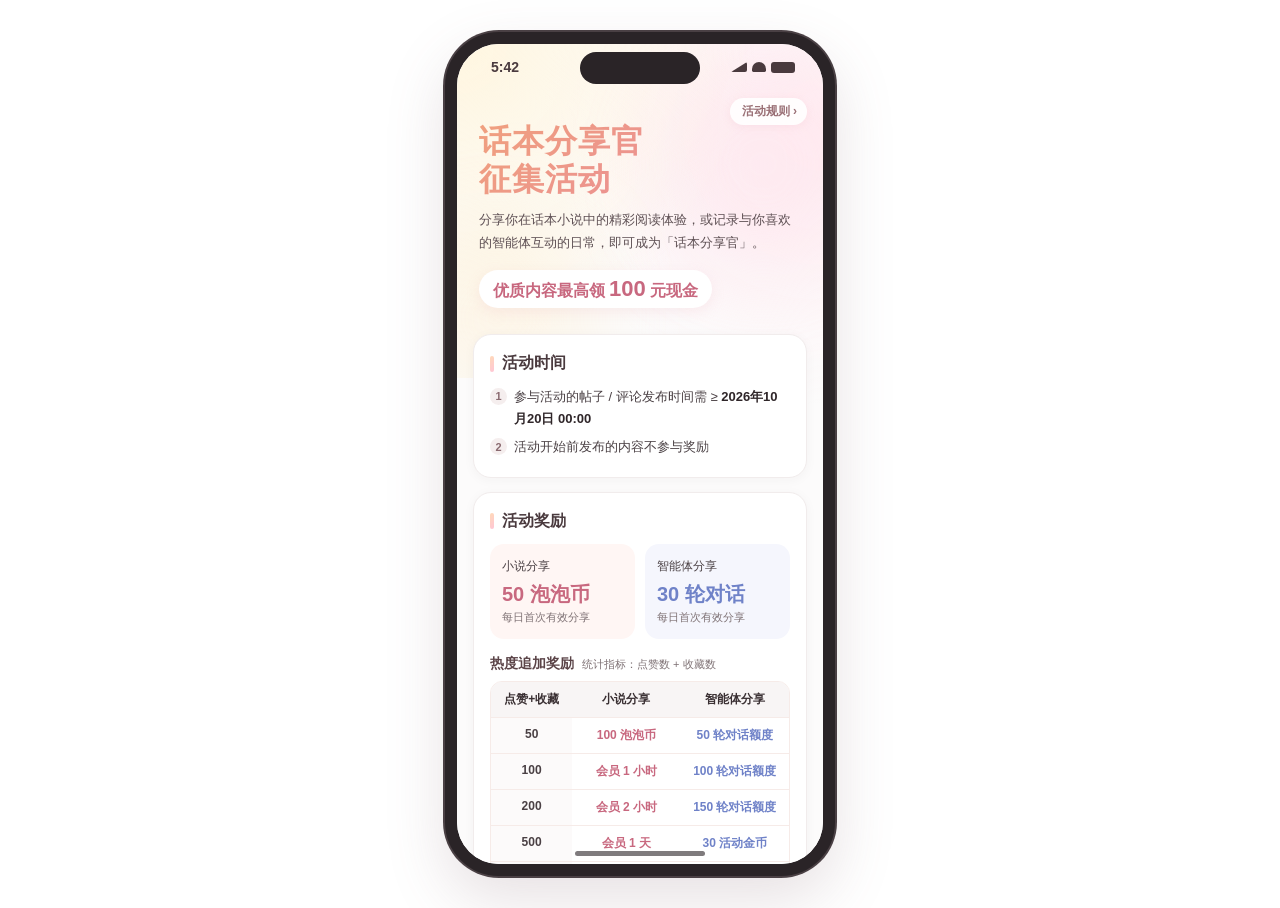
<file: index.html>
﻿<!DOCTYPE html>
<html lang="zh-CN">
<head>
  <meta charset="UTF-8" />
  <meta name="viewport" content="width=device-width, initial-scale=1, maximum-scale=1, viewport-fit=cover" />
  <meta http-equiv="Cache-Control" content="no-cache, no-store, must-revalidate" />
  <meta http-equiv="Pragma" content="no-cache" />
  <meta http-equiv="Expires" content="0" />
  <title>话本分享官征集活动</title>
  <link rel="stylesheet" href="style.css?v=20261022a" />
</head>
<body>
  <div class="stage">
    <div class="phone">
      <div class="phone-notch"></div>
      <div class="status-bar">
        <span id="clock">9:41</span>
        <span class="status-icons">
          <i class="sig"></i><i class="wifi"></i><i class="batt"></i>
        </span>
      </div>
      <div class="screen" id="screen">
        <main id="app"></main>
      </div>
      <div class="home-indicator"></div>
      <div class="toast" id="toast"></div>
      <div class="viewer" id="viewer"><img alt="" /></div>
    </div>
  </div>
  <script src="store.js?v=20261022a"></script>
  <script src="app.js?v=20261022a"></script>
</body>
</html>
</file>
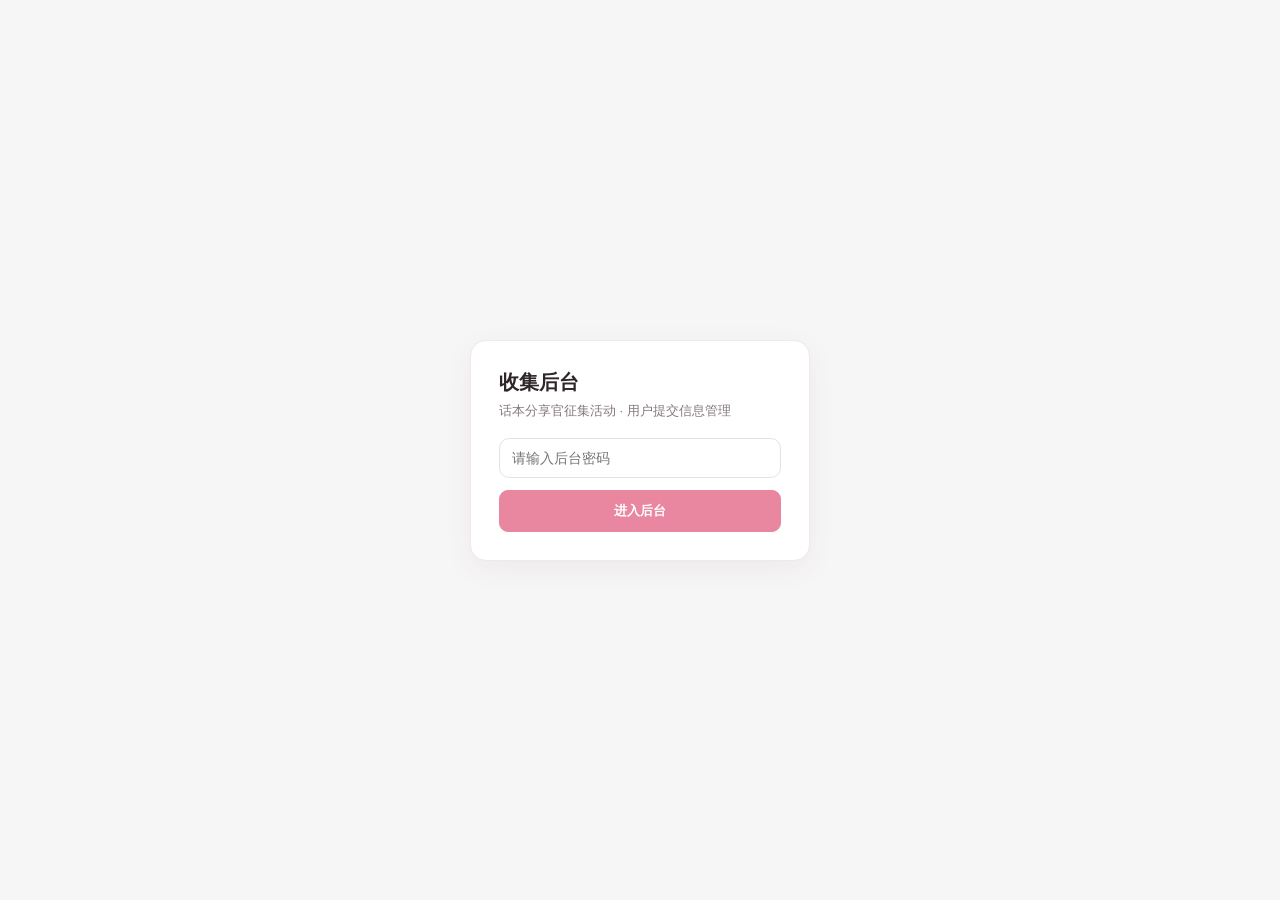
<file: admin.html>
﻿<!DOCTYPE html>
<html lang="zh-CN">
<head>
  <meta charset="UTF-8" />
  <meta name="viewport" content="width=device-width, initial-scale=1" />
  <meta http-equiv="Cache-Control" content="no-cache, no-store, must-revalidate" />
  <meta http-equiv="Pragma" content="no-cache" />
  <meta http-equiv="Expires" content="0" />
  <title>话本分享官 · 收集后台</title>
  <style>
    * { box-sizing: border-box; margin: 0; padding: 0; }
    body {
      font-family: -apple-system, BlinkMacSystemFont, "PingFang SC", "Microsoft YaHei", sans-serif;
      background: #f7f6f6; color: #2f2629; font-size: 14px;
    }
    button, input, select { font: inherit; color: inherit; }
    button { cursor: pointer; border: none; background: none; }
    .hidden { display: none !important; }

    /* 登录 */
    .login { min-height: 100vh; display: flex; align-items: center; justify-content: center; }
    .login-box {
      width: 340px; background: #fff; border-radius: 16px; padding: 28px;
      border: 1px solid #efe9e9; box-shadow: 0 8px 30px rgba(60, 40, 45, .06);
    }
    .login-box h1 { font-size: 20px; margin-bottom: 6px; }
    .login-box p { font-size: 13px; color: #85787b; margin-bottom: 18px; }
    .login-box input {
      width: 100%; padding: 11px 12px; border-radius: 10px; border: 1px solid #e8e1e1; outline: none; margin-bottom: 12px;
    }
    .login-box input:focus { border-color: #e8879f; }

    .btn {
      display: inline-flex; align-items: center; justify-content: center; gap: 4px;
      padding: 8px 14px; border-radius: 9px; font-size: 13px; font-weight: 600;
      background: #fff; border: 1px solid #e8e1e1; color: #4a4044; white-space: nowrap;
    }
    .btn:hover { border-color: #d9cfcf; }
    .btn.pri { background: #e8879f; border-color: #e8879f; color: #fff; }
    .btn.pri:hover { background: #dc7690; }
    .btn.block { width: 100%; padding: 11px; }
    .btn.danger { color: #c0504d; }
    .btn.sm { padding: 4px 9px; font-size: 12px; border-radius: 7px; }
    .btn.ok { color: #2f8a52; border-color: #cfe8d8; background: #f2faf5; }
    .btn.no { color: #b9534f; border-color: #f0d6d5; background: #fdf5f5; }

    /* 布局 */
    header {
      position: sticky; top: 0; z-index: 10; background: #fff; border-bottom: 1px solid #efe9e9;
      display: flex; align-items: center; gap: 12px; padding: 14px 28px;
    }
    header h1 { font-size: 18px; }
    header .tag { font-size: 12px; color: #a85a6e; background: #fff1f4; padding: 2px 8px; border-radius: 6px; }
    header .sp { flex: 1; }
    main { padding: 22px 28px 40px; max-width: 1480px; margin: 0 auto; }

    .stats { display: grid; grid-template-columns: repeat(6, 1fr); gap: 12px; margin-bottom: 18px; }
    .stat { background: #fff; border: 1px solid #efe9e9; border-radius: 12px; padding: 14px 16px; }
    .stat span { font-size: 12px; color: #85787b; }
    .stat b { display: block; font-size: 24px; margin-top: 4px; }
    .stat.ing b { color: #c2802e; }
    .stat.ok b { color: #2f8a52; }
    .stat.reject b { color: #b9534f; }

    .filters {
      display: flex; flex-wrap: wrap; align-items: center; gap: 10px;
      background: #fff; border: 1px solid #efe9e9; border-radius: 12px; padding: 12px 14px; margin-bottom: 12px;
    }
    .filters label { font-size: 12px; color: #85787b; display: flex; align-items: center; gap: 6px; }
    .filters select, .filters input {
      padding: 7px 10px; border-radius: 8px; border: 1px solid #e8e1e1; background: #fff; outline: none; font-size: 13px;
    }
    .filters input { width: 220px; }
    .filters .count { margin-left: auto; font-size: 12px; color: #85787b; }

    .table-wrap { background: #fff; border: 1px solid #efe9e9; border-radius: 12px; overflow: auto; }
    table { width: 100%; border-collapse: collapse; min-width: 1280px; }
    th, td { padding: 11px 12px; text-align: left; border-bottom: 1px solid #f3eeee; vertical-align: top; font-size: 13px; }
    th { background: #faf8f8; font-size: 12px; color: #6e5f63; font-weight: 700; white-space: nowrap; position: sticky; top: 0; }
    tr:last-child td { border-bottom: none; }
    tr:hover td { background: #fdfcfc; }
    td.num { text-align: right; font-variant-numeric: tabular-nums; white-space: nowrap; }
    .act-name { font-weight: 700; white-space: nowrap; }
    .kind { display: inline-block; margin-top: 3px; font-size: 11px; padding: 1px 6px; border-radius: 4px; background: #f5f1f1; color: #6e5f63; }
    .post-mode {
      display: inline-block; font-size: 12px; font-weight: 700; padding: 3px 9px; border-radius: 6px; white-space: nowrap;
    }
    .post-mode.first { background: #eef8f1; color: #2f8a52; }
    .post-mode.upd { background: #fff4e8; color: #c2802e; }
    .post-mode.cmt { background: #f0f3ff; color: #6f82c8; }
    .type { font-size: 12px; font-weight: 700; padding: 2px 8px; border-radius: 6px; white-space: nowrap; }
    .type.book { background: #fff1ee; color: #c8687f; }
    .type.agent { background: #f0f3ff; color: #6f82c8; }
    .link { max-width: 220px; overflow: hidden; text-overflow: ellipsis; white-space: nowrap; }
    .link a { color: #4a6fb5; text-decoration: none; }
    .link a:hover { text-decoration: underline; }
    .code { font-family: Consolas, monospace; font-weight: 700; letter-spacing: 1px; }
    .shots { display: flex; gap: 4px; }
    .shots img { width: 40px; height: 40px; object-fit: cover; border-radius: 6px; border: 1px solid #eee; cursor: zoom-in; }
    .st { font-size: 12px; font-weight: 700; padding: 2px 8px; border-radius: 10px; white-space: nowrap; }
    .st.ing { background: #fff6e8; color: #c2802e; }
    .st.ok { background: #eef8f1; color: #2f8a52; }
    .st.reject { background: #fbf1f1; color: #b9534f; }
    .reason { font-size: 11px; color: #b9534f; margin-top: 4px; max-width: 140px; }
    .rw { font-size: 12px; line-height: 1.7; white-space: nowrap; }
    .rw .got { color: #2f8a52; }
    .rw .wait { color: #a0938f; }
    .ops { display: flex; flex-wrap: wrap; gap: 4px; max-width: 150px; }
    .muted { color: #a0938f; }
    .empty { padding: 50px 0; text-align: center; color: #85787b; font-size: 13px; line-height: 1.9; }

    .viewer {
      position: fixed; inset: 0; z-index: 50; background: rgba(20, 14, 16, .85);
      display: none; align-items: center; justify-content: center; padding: 30px; cursor: zoom-out;
    }
    .viewer.show { display: flex; }
    .viewer img { max-width: 100%; max-height: 100%; border-radius: 8px; }
    .toast {
      position: fixed; left: 50%; top: 80px; transform: translateX(-50%); z-index: 60;
      background: rgba(47, 38, 41, .9); color: #fff; padding: 9px 16px; border-radius: 10px; font-size: 13px;
      opacity: 0; pointer-events: none; transition: opacity .2s;
    }
    .toast.show { opacity: 1; }
    @media (max-width: 900px) {
      .stats { grid-template-columns: repeat(3, 1fr); }
      header, main { padding-left: 14px; padding-right: 14px; }
    }
  </style>
</head>
<body>
  <div class="login" id="login">
    <form class="login-box" id="loginForm">
      <h1>收集后台</h1>
      <p>话本分享官征集活动 · 用户提交信息管理</p>
      <input type="password" id="pass" placeholder="请输入后台密码" autocomplete="current-password" />
      <button class="btn pri block" type="submit">进入后台</button>
    </form>
  </div>

  <div id="panel" class="hidden">
    <header>
      <h1>话本分享官 · 收集后台</h1>
      <span class="tag">用户提交信息</span>
      <span class="sp"></span>
      <button class="btn" id="seed">生成测试数据</button>
      <button class="btn" id="unseed">清除测试数据</button>
      <button class="btn" id="refresh">刷新</button>
      <button class="btn" id="export">导出 CSV</button>
      <a class="btn" href="index.html" target="_blank">打开活动页</a>
      <button class="btn danger" id="clear">清空数据</button>
      <button class="btn" id="logout">退出</button>
    </header>
    <main>
      <div class="stats" id="stats"></div>
      <div class="filters">
        <label>活动
          <select id="fAct">
            <option value="">全部</option>
            <option value="act1">官方素材分享</option>
            <option value="act2">原创内容分享</option>
            <option value="act3">评论区分享</option>
          </select>
        </label>
        <label>宣传内容
          <select id="fType">
            <option value="">全部</option>
            <option value="book">书籍</option>
            <option value="agent">智能体</option>
          </select>
        </label>
        <label>首发 / 更新
          <select id="fKind">
            <option value="">全部</option>
            <option value="首次提交">首发</option>
            <option value="数据更新">更新</option>
            <option value="评论分享">评论分享</option>
          </select>
        </label>
        <label>审核状态
          <select id="fStatus">
            <option value="">全部</option>
            <option value="ing">审核中</option>
            <option value="ok">审核通过</option>
            <option value="reject">未通过</option>
          </select>
        </label>
        <label>提交时间
          <select id="fSort">
            <option value="desc">倒序（新→旧）</option>
            <option value="asc">正序（旧→新）</option>
          </select>
        </label>
        <input id="fKey" placeholder="搜索帖子链接 / 分享码" />
        <span class="count" id="count"></span>
      </div>
      <div class="table-wrap">
        <table>
          <thead>
            <tr>
              <th>提交时间</th><th>首发 / 更新</th><th>活动</th><th>宣传内容</th><th>平台</th><th>帖子链接</th>
              <th>分享码</th><th style="text-align:right">浏览量</th><th style="text-align:right">点赞</th><th style="text-align:right">收藏</th><th style="text-align:right">点赞+收藏</th>
              <th>截图</th><th>审核状态</th><th>奖励领取</th><th>操作</th>
            </tr>
          </thead>
          <tbody id="rows"></tbody>
        </table>
        <div class="empty hidden" id="empty"></div>
      </div>
    </main>
  </div>

  <div class="viewer" id="viewer"><img alt="" /></div>
  <div class="toast" id="toast"></div>

  <script src="store.js?v=20261022a"></script>
  <script>
  (function () {
    'use strict';
    var $ = function (id) { return document.getElementById(id); };
    var SESSION = 'hb_admin_ok';

    function esc(s) {
      return String(s == null ? '' : s).replace(/[&<>"']/g, function (c) {
        return { '&': '&amp;', '<': '&lt;', '>': '&gt;', '"': '&quot;', "'": '&#39;' }[c];
      });
    }
    var toastTimer;
    function toast(msg) {
      var el = $('toast');
      el.textContent = msg; el.classList.add('show');
      clearTimeout(toastTimer);
      toastTimer = setTimeout(function () { el.classList.remove('show'); }, 1800);
    }
    function num(v) { return v === undefined || v === '' ? '<span class="muted">-</span>' : (+v).toLocaleString(); }

    // ---------- 登录 ----------
    function showPanel() { $('login').classList.add('hidden'); $('panel').classList.remove('hidden'); render(); }
    if (sessionStorage.getItem(SESSION) === '1') showPanel();
    $('loginForm').addEventListener('submit', function (e) {
      e.preventDefault();
      if (!HB.checkAdminPass($('pass').value)) return toast('密码错误');
      sessionStorage.setItem(SESSION, '1');
      showPanel();
    });
    $('logout').addEventListener('click', function () {
      sessionStorage.removeItem(SESSION);
      location.reload();
    });

    // ---------- 数据 ----------
    function postMode(r) {
      if (r.kind === '数据更新') return { t: '更新', c: 'upd' };
      if (r.kind === '评论分享') return { t: '评论分享', c: 'cmt' };
      return { t: '首发', c: 'first' };
    }

    function filtered() {
      var act = $('fAct').value, type = $('fType').value, kind = $('fKind').value, st = $('fStatus').value;
      var key = $('fKey').value.trim().toLowerCase();
      var sort = $('fSort').value;
      var list = HB.getRecords().filter(function (r) {
        if (act && r.act !== act) return false;
        if (type && r.type !== type) return false;
        if (kind && r.kind !== kind) return false;
        if (st && HB.statusOf(r).c !== st) return false;
        if (key && (String(r.link || '') + ' ' + String(r.code || '')).toLowerCase().indexOf(key) < 0) return false;
        return true;
      });
      list.sort(function (a, b) {
        return sort === 'asc' ? (a.time || 0) - (b.time || 0) : (b.time || 0) - (a.time || 0);
      });
      return list;
    }

    function renderStats(all) {
      var c = { ing: 0, ok: 0, reject: 0 }, book = 0, agent = 0, claimed = 0;
      all.forEach(function (r) {
        c[HB.statusOf(r).c]++;
        if (r.type === 'agent') agent++; else book++;
        claimed += (r.claimed || []).length;
      });
      var items = [
        ['', '累计提交', all.length],
        ['ing', '待审核', c.ing],
        ['ok', '审核通过', c.ok],
        ['reject', '未通过', c.reject],
        ['', '书籍 / 智能体', book + ' / ' + agent],
        ['', '已领取奖励', claimed]
      ];
      $('stats').innerHTML = items.map(function (x) {
        return '<div class="stat ' + x[0] + '"><span>' + x[1] + '</span><b>' + x[2] + '</b></div>';
      }).join('');
    }

    function rowHtml(r) {
      var st = HB.statusOf(r);
      var rewards = HB.rewardsOf(r);
      var claimed = r.claimed || [];
      var rw = rewards.length ? rewards.map(function (w) {
        var got = claimed.indexOf(w.key) >= 0;
        return '<div class="' + (got ? 'got' : 'wait') + '">' + (got ? '已领 ' : '未领 ') + esc(w.name) + '</div>';
      }).join('') : '<span class="muted">-</span>';
      var shots = r.shots && r.shots.length
        ? '<div class="shots">' + r.shots.map(function (s) { return '<img src="' + s + '" alt="" data-view>'; }).join('') + '</div>'
        : '<span class="muted">' + (r.shotsDropped ? '未保存' : '-') + '</span>';
      var ops = [];
      if (st.c !== 'ok') ops.push('<button class="btn sm ok" data-op="ok" data-id="' + r.id + '">通过</button>');
      if (st.c !== 'reject') ops.push('<button class="btn sm no" data-op="reject" data-id="' + r.id + '">驳回</button>');
      if (st.c !== 'ing') ops.push('<button class="btn sm" data-op="ing" data-id="' + r.id + '">重置</button>');
      ops.push('<button class="btn sm danger" data-op="del" data-id="' + r.id + '">删除</button>');
      var mode = postMode(r);
      return '<tr>' +
        '<td style="white-space:nowrap">' + HB.fmtTime(r.time) + '</td>' +
        '<td><span class="post-mode ' + mode.c + '">' + mode.t + '</span>' +
          (r.demo ? ' <span class="kind" style="background:#eef3ff;color:#5a6aab">测试</span>' : '') + '</td>' +
        '<td><div class="act-name">' + esc(r.actTitle || HB.ACT_TITLES[r.act]) + '</div></td>' +
        '<td><span class="type ' + r.type + '">' + HB.TYPES[r.type].name + '</span></td>' +
        '<td style="white-space:nowrap">' + esc(r.platform || '-') + '</td>' +
        '<td class="link"><a href="' + esc(r.link) + '" target="_blank" rel="noopener" title="' + esc(r.link) + '">' + esc(r.link) + '</a></td>' +
        '<td class="code">' + esc(r.code || '-') + '</td>' +
        '<td class="num">' + num(r.views) + '</td>' +
        '<td class="num">' + num(r.likes) + '</td>' +
        '<td class="num">' + num(r.favs) + '</td>' +
        '<td class="num">' + num(r.interact) + '</td>' +
        '<td>' + shots + '</td>' +
        '<td><span class="st ' + st.c + '">' + st.t + '</span>' +
          (st.c === 'reject' && r.rejectReason ? '<div class="reason">' + esc(r.rejectReason) + '</div>' : '') + '</td>' +
        '<td class="rw">' + rw + '</td>' +
        '<td><div class="ops">' + ops.join('') + '</div></td>' +
        '</tr>';
    }

    function render() {
      var all = HB.getRecords();
      var list = filtered();
      renderStats(all);
      $('rows').innerHTML = list.map(rowHtml).join('');
      $('count').textContent = '共 ' + list.length + ' 条';
      var empty = $('empty');
      if (list.length) { empty.classList.add('hidden'); return; }
      empty.classList.remove('hidden');
      empty.innerHTML = all.length ? '没有符合筛选条件的记录'
        : '暂无用户提交数据<br>数据保存在浏览器本地，需要在同一浏览器中打开活动页提交后，才会显示在这里';
    }

    ['fAct', 'fType', 'fKind', 'fStatus', 'fSort'].forEach(function (id) { $(id).addEventListener('change', render); });
    $('fKey').addEventListener('input', render);
    $('refresh').addEventListener('click', function () { render(); toast('已刷新'); });
    $('seed').addEventListener('click', function () { HB.seedDemo(); render(); toast('已生成 5 条测试数据'); });
    $('unseed').addEventListener('click', function () { HB.clearDemo(); render(); toast('已清除测试数据'); });
    window.addEventListener('storage', function (e) { if (e.key === HB.KEY) render(); });

    // ---------- 操作 ----------
    $('rows').addEventListener('click', function (e) {
      var img = e.target.closest('img[data-view]');
      if (img) {
        $('viewer').querySelector('img').src = img.src;
        $('viewer').classList.add('show');
        return;
      }
      var btn = e.target.closest('[data-op]');
      if (!btn) return;
      var id = btn.getAttribute('data-id'), op = btn.getAttribute('data-op');
      if (op === 'del') {
        if (!confirm('确定删除这条提交记录？')) return;
        HB.saveRecords(HB.getRecords().filter(function (r) { return String(r.id) !== id; }));
        toast('已删除');
      } else if (op === 'reject') {
        var reason = prompt('请输入驳回原因（将展示给用户）', '截图未展示完整的后台浏览量数据');
        if (reason === null) return;
        HB.updateRecord(id, { status: 'reject', rejectReason: reason.trim() });
        toast('已驳回');
      } else {
        HB.updateRecord(id, { status: op, rejectReason: '' });
        toast(op === 'ok' ? '已审核通过，用户可领取奖励' : '已重置为审核中');
      }
      render();
    });
    $('viewer').addEventListener('click', function () { $('viewer').classList.remove('show'); });

    $('clear').addEventListener('click', function () {
      if (!confirm('确定清空全部提交数据？此操作不可恢复。')) return;
      HB.saveRecords([]);
      render();
      toast('已清空');
    });

    $('export').addEventListener('click', function () {
      var list = filtered();
      if (!list.length) return toast('没有可导出的数据');
      var head = ['提交时间', '首发/更新', '活动', '宣传内容', '平台', '帖子链接', '分享码', '浏览量', '点赞', '收藏', '点赞+收藏', '截图数', '审核状态', '驳回原因', '可领奖励', '已领奖励'];
      var lines = list.map(function (r) {
        var rewards = HB.rewardsOf(r), claimed = r.claimed || [];
        return [
          HB.fmtTime(r.time), postMode(r).t, r.actTitle || HB.ACT_TITLES[r.act], HB.TYPES[r.type].name, r.platform || '',
          r.link, r.code || '', r.views || '', r.likes || '', r.favs || '', r.interact || '', (r.shots || []).length,
          HB.statusOf(r).t, r.rejectReason || '',
          rewards.map(function (w) { return w.name; }).join('；'),
          rewards.filter(function (w) { return claimed.indexOf(w.key) >= 0; }).map(function (w) { return w.name; }).join('；')
        ];
      });
      var csv = [head].concat(lines).map(function (row) {
        return row.map(function (v) { return '"' + String(v).replace(/"/g, '""') + '"'; }).join(',');
      }).join('\r\n');
      var blob = new Blob(['\ufeff' + csv], { type: 'text/csv;charset=utf-8' });
      var a = document.createElement('a');
      a.href = URL.createObjectURL(blob);
      a.download = '话本分享官提交数据_' + HB.fmtTime(Date.now()).replace(/[: ]/g, '-') + '.csv';
      document.body.appendChild(a); a.click(); document.body.removeChild(a);
      toast('已导出 ' + list.length + ' 条');
    });
  })();
  </script>
</body>
</html>
</file>
<file: style.css>
* { box-sizing: border-box; margin: 0; padding: 0; }
html, body { height: 100%; }
body {
  font-family: -apple-system, BlinkMacSystemFont, "PingFang SC", "Microsoft YaHei", sans-serif;
  color: #4a3a3e;
  background: #ffffff;
  -webkit-font-smoothing: antialiased;
}
button { font: inherit; border: none; cursor: pointer; background: none; color: inherit; }
input, select, textarea { font: inherit; }

:root {
  --pri: #e8879f;          /* 主强调色（文字/描边） */
  --pri-deep: #c8687f;     /* 浅底上的文字 */
  --grad: linear-gradient(135deg, #ffefdc 0%, #ffe3ec 100%);
  --grad-strong: linear-gradient(135deg, #ffd9b8 0%, #ffc6d6 100%);
  --agent: linear-gradient(135deg, #e6f2ff 0%, #eee8ff 100%);
  --agent-strong: linear-gradient(135deg, #c9e2ff 0%, #dcd0ff 100%);
  --agent-deep: #6f82c8;
  --card: #ffffff;
  --muted: #7f7275;
  --line: #f6ebe8;
  --tint: #fff4f6;
  --soft: #fffbf8;
}

/* ---------- 手机框 ---------- */
.stage {
  min-height: 100%;
  display: flex;
  align-items: center;
  justify-content: center;
  padding: 32px 0;
}
.phone {
  position: relative;
  width: 390px;
  height: 844px;
  border-radius: 54px;
  background: #fff;
  border: 12px solid #2a2427;
  box-shadow: 0 0 0 2px #4a4044, 0 24px 60px rgba(120, 90, 100, .18);
  overflow: hidden;
  display: flex;
  flex-direction: column;
}
.phone-notch {
  position: absolute; top: 8px; left: 50%; transform: translateX(-50%);
  width: 120px; height: 32px; border-radius: 20px; background: #2a2427; z-index: 30;
}
.status-bar {
  position: absolute; top: 0; left: 0; right: 0; height: 46px; z-index: 25;
  display: flex; align-items: center; justify-content: space-between;
  padding: 0 28px 0 34px; font-size: 14px; font-weight: 600; color: #4a3a3e;
  pointer-events: none;
}
.status-icons { display: flex; gap: 5px; align-items: center; }
.status-icons i { display: inline-block; background: currentColor; border-radius: 2px; }
.sig { width: 16px; height: 10px; clip-path: polygon(0 100%, 100% 0, 100% 100%); }
.wifi { width: 14px; height: 10px; border-radius: 10px 10px 2px 2px !important; }
.batt { width: 24px; height: 11px; border-radius: 3px !important; }
.screen {
  flex: 1; overflow-y: auto; overflow-x: hidden;
  background:
    radial-gradient(circle at 0% 0%, #fff6e0 0, transparent 300px),
    radial-gradient(circle at 100% 4%, #fff0f4 0, transparent 280px),
    #fcfbfb;
  background-attachment: local;
  scrollbar-width: none;
}
.screen::-webkit-scrollbar { display: none; }
.home-indicator {
  position: absolute; bottom: 8px; left: 50%; transform: translateX(-50%);
  width: 130px; height: 5px; border-radius: 3px; background: #2a2427; opacity: .6; z-index: 30;
}

@media (max-width: 500px) {
  .stage { padding: 0; display: block; height: 100%; }
  .phone { width: 100%; height: 100%; border: none; border-radius: 0; box-shadow: none; }
  .phone-notch, .status-bar, .home-indicator { display: none; }
  .hero { padding-top: 24px !important; }
  .hero .rules-entry { top: 18px !important; }
  .topbar { padding-top: 14px !important; }
}

/* ---------- 通用 ---------- */
.page { min-height: 100%; padding-bottom: 40px; animation: fadeIn .25s ease; }
@keyframes fadeIn { from { opacity: 0; transform: translateY(8px); } to { opacity: 1; transform: none; } }

.hero {
  color: #5b4448;
  padding: 64px 22px 70px;
  position: relative;
  overflow: hidden;
}
.hero::before, .hero::after {
  content: ""; position: absolute; border-radius: 50%; filter: blur(40px); z-index: 0;
}
.hero::before { width: 220px; height: 220px; right: -50px; top: 10px; background: rgba(255, 215, 228, .3); }
.hero::after { width: 200px; height: 200px; left: -60px; bottom: -40px; background: rgba(255, 236, 196, .3); }
.hero > * { position: relative; z-index: 1; }
.hero .brand {
  display: inline-block; font-size: 12px; padding: 4px 10px; border-radius: 20px;
  background: rgba(255,255,255,.85); color: var(--pri-deep); letter-spacing: 1px; font-weight: 600;
}
.hero .rules-entry {
  position: absolute; top: 54px; right: 16px; z-index: 3;
  font-size: 12px; font-weight: 600; color: #9a7076;
  padding: 5px 10px 5px 12px; border-radius: 14px;
  background: rgba(255,255,255,.9); box-shadow: 0 2px 8px rgba(230,170,180,.15);
}
.hero h1 {
  font-size: 32px; margin: 14px 0 10px; line-height: 1.2; letter-spacing: 1px;
  background: linear-gradient(135deg, #f0a07e, #e8879f); -webkit-background-clip: text; background-clip: text; color: transparent;
}
.hero p { font-size: 13px; line-height: 1.75; color: #5e5054; }
.hero .cash {
  margin-top: 16px; display: inline-flex; align-items: baseline; gap: 4px;
  background: #fff; color: var(--pri-deep); padding: 6px 14px; border-radius: 22px; font-weight: 700;
  box-shadow: 0 4px 14px rgba(230, 160, 175, .16);
}
.hero .cash b { font-size: 22px; }

.wrap { padding: 0 16px; margin-top: -44px; position: relative; z-index: 2; }
.card {
  position: relative;
  background: var(--card); border-radius: 18px; padding: 18px 16px; margin-bottom: 14px;
  box-shadow: 0 2px 12px rgba(60, 40, 45, .04);
  border: 1px solid #f1ecec;
}
.card-title {
  font-size: 16px; font-weight: 700; margin-bottom: 12px;
  display: flex; align-items: center; gap: 8px;
}
.card-title::before {
  content: ""; width: 4px; height: 16px; border-radius: 2px; background: var(--grad-strong);
}
.page.agent .card-title::before { background: var(--agent-strong); }
.card-title .sub { margin-left: auto; font-size: 12px; font-weight: 400; color: var(--muted); }
.muted { color: var(--muted); font-size: 12px; }
.text { font-size: 13px; line-height: 1.75; color: #4a4044; }

.num-list { list-style: none; counter-reset: n; }
.num-list li {
  counter-increment: n; position: relative; padding-left: 24px;
  font-size: 13px; line-height: 1.7; color: #4a4044; margin-bottom: 6px;
}
.num-list li:last-child { margin-bottom: 0; }
.num-list li::before {
  content: counter(n); position: absolute; left: 0; top: 2px;
  width: 17px; height: 17px; border-radius: 50%; background: #f5eeee; color: #8a6a70;
  font-size: 11px; font-weight: 700; display: flex; align-items: center; justify-content: center;
}
.num-list b { color: #2f2629; }

/* 旧帖数据更新 */
.upd { margin-top: 14px; padding-top: 14px; border-top: 1px dashed #eee6e6; }
.upd-toggle {
  width: 100%; display: flex; align-items: center; justify-content: space-between; gap: 10px;
  padding: 12px 14px; border-radius: 12px; background: #faf8f8; border: 1px solid #f1ecec; text-align: left;
}
.upd-toggle span { display: flex; flex-direction: column; gap: 3px; }
.upd-toggle b { font-size: 14px; color: #3a3033; }
.upd-toggle em { font-style: normal; font-size: 12px; color: var(--muted); }
.upd-toggle i { flex: none; font-style: normal; font-size: 12px; font-weight: 600; color: var(--pri-deep); }
.page.agent .upd-toggle i { color: var(--agent-deep); }
.upd-form { margin-top: 12px; }
.code-must {
  margin-top: 10px; padding: 8px 12px; border-radius: 10px;
  background: #fff4f6; color: #b0506a; font-size: 13px; font-weight: 600; line-height: 1.6;
}
.rec-tip {
  margin-bottom: 12px; padding: 12px 14px; border-radius: 14px; background: #fff;
  border: 1px solid #f3e6ea; font-size: 12px; color: var(--muted); line-height: 1.7;
}
.rec-tip b { display: block; font-size: 14px; color: #3a3033; margin-bottom: 2px; }
.upd-pill {
  font-style: normal; font-weight: 500; font-size: 11px; margin-right: 8px;
  padding: 1px 7px; border-radius: 8px; background: #fff1f4; color: var(--pri-deep);
}
.upd-hist { margin: 10px 0 4px; border-radius: 12px; background: #faf8f8; padding: 2px 12px; }
.upd-hist-row {
  display: flex; align-items: center; gap: 10px; padding: 10px 0; font-size: 12px; color: var(--muted); cursor: pointer;
}
.upd-hist-row span { white-space: nowrap; }
.upd-hist-row + .upd-hist-row { border-top: 1px solid #f0eaea; }
.upd-hist-row b { color: #2f2629; }
#updForm { margin-top: 12px; }

/* ---------- 步骤卡片 ---------- */
.step-head {
  display: flex; align-items: center; gap: 10px;
  margin: -18px -16px 12px; padding-right: 14px;
}
.step-no {
  flex: none;
  padding: 7px 14px 7px 14px; border-radius: 17px 0 14px 0;
  background: var(--grad-strong); color: #a85a6e;
  font-size: 12px; font-weight: 800; letter-spacing: .5px;
  display: flex; align-items: baseline; gap: 3px;
}
.step-no b { font-size: 16px; }
.page.agent .step-no { background: var(--agent-strong); color: var(--agent-deep); }
.step-title {
  flex: 1; min-width: 0; padding-top: 2px;
  font-size: 15px; font-weight: 700; line-height: 22px;
  display: flex; align-items: center; gap: 6px;
}
.step-title .sub { margin-left: auto; font-size: 12px; font-weight: 400; color: var(--muted); }
.step-desc { font-size: 12px; color: var(--muted); line-height: 1.7; margin: 4px 0 12px; }

.time-box {
  display: flex; align-items: center; gap: 12px;
  background: linear-gradient(90deg, #fffaf0, #fff6f8); border-radius: 12px; padding: 12px 14px;
}
.time-box .ico {
  flex: none; width: 36px; height: 36px; border-radius: 10px; background: var(--grad);
  display: flex; align-items: center; justify-content: center; font-size: 18px;
}
.time-box .lbl { font-size: 12px; color: var(--muted); }
.time-box .val { font-size: 15px; font-weight: 700; margin-top: 2px; }

/* ---------- 首页活动按钮 ---------- */
.act-btn {
  width: 100%; display: flex; align-items: center; gap: 14px; text-align: left;
  padding: 14px 14px 14px 16px; border-radius: 14px; margin-bottom: 10px;
  background: #fff; border: 1px solid #efe8e8;
  transition: transform .15s, box-shadow .15s;
}
.act-btn:last-child { margin-bottom: 0; }
.act-btn:active { transform: scale(.98); }
.act-btn:hover { border-color: #f2d6dc; }
.act-btn .info { flex: 1; min-width: 0; }
.act-btn .name { font-size: 15px; font-weight: 700; color: #2f2629; }
.act-btn .desc { font-size: 12px; color: var(--muted); margin-top: 4px; line-height: 1.5; }
.act-btn .go {
  flex: none; font-size: 12px; color: var(--pri-deep); background: #fff3f5;
  padding: 6px 12px; border-radius: 16px; font-weight: 700;
}
.tag-limit {
  display: inline-block; font-size: 10px; color: var(--pri-deep); background: var(--tint);
  padding: 1px 6px; border-radius: 4px; margin-left: 6px; vertical-align: 2px; font-weight: 500;
}

.reward-dual { display: grid; grid-template-columns: 1fr 1fr; gap: 10px; }
.reward-box { border-radius: 14px; padding: 14px 12px; }
.reward-box.book { background: #fff6f4; color: var(--pri-deep); }
.reward-box.agent { background: #f5f6fd; color: var(--agent-deep); }
.reward-box .t { font-size: 12px; color: #4a4044; }
.reward-box .v { font-size: 20px; font-weight: 800; margin: 6px 0 2px; }
.reward-box .d { font-size: 11px; color: var(--muted); }

.sub-title {
  display: flex; align-items: baseline; gap: 8px;
  font-size: 14px; font-weight: 700; margin: 16px 0 8px; color: #5b4448;
}
.sub-title span { font-size: 11px; font-weight: 400; color: var(--muted); }
.tier-table { border-radius: 12px; overflow: hidden; border: 1px solid var(--line); }
.tier-table .tr {
  display: grid; grid-template-columns: .9fr 1.2fr 1.2fr;
  font-size: 12px; border-top: 1px solid var(--line);
}
.tier-table .tr:first-child { border-top: none; }
.tier-table .tr span { padding: 9px 8px; text-align: center; font-weight: 600; color: #4a4044; }
.tier-table .tr span:first-child { color: #4a4044; font-weight: 700; background: #fcfafa; }
.tier-table .tr span:nth-child(2) { color: var(--pri-deep); }
.tier-table .tr span:nth-child(3) { color: var(--agent-deep); }
.tier-table .th span { background: #f8f5f5 !important; color: #3a3033 !important; font-weight: 700; }
.tier-table .tr.top { background: #fff7f3; }
.tier-table .tr.top span:nth-child(n+2) { color: #d8687e; font-weight: 800; }

/* ---------- 活动页头部 ---------- */
.topbar {
  position: sticky; top: 0; z-index: 20;
  color: #4a3a3e;
  padding: 50px 14px 12px;
  background: linear-gradient(135deg, rgba(255, 249, 236, .94), rgba(255, 242, 246, .94));
  backdrop-filter: blur(12px); -webkit-backdrop-filter: blur(12px);
  box-shadow: 0 2px 12px rgba(220, 170, 170, .08);
}
.page.agent .topbar { background: linear-gradient(135deg, rgba(255, 249, 240, .94), rgba(242, 242, 255, .94)); }
.topbar .row { display: flex; align-items: center; }
.topbar .back {
  flex: none; width: 32px; height: 32px; border-radius: 50%; background: rgba(255,255,255,.9);
  display: flex; align-items: center; justify-content: center; font-size: 20px; color: #7a5a60;
}
.topbar .ttl { flex: 1; text-align: center; font-size: 17px; font-weight: 700; }
.topbar .rules-link {
  flex: none; font-size: 12px; font-weight: 600; color: #9a7076;
  padding: 5px 10px; border-radius: 14px; background: rgba(255,255,255,.9);
}
.topbar .spacer { flex: none; width: 32px; }
.picker { margin-top: 12px; }
.picker .lbl { font-size: 12px; color: var(--muted); margin-bottom: 6px; }
.seg {
  position: relative; display: grid; grid-template-columns: 1fr 1fr;
  background: rgba(255,255,255,.75); border-radius: 14px; padding: 4px;
}
.seg .thumb {
  position: absolute; top: 4px; bottom: 4px; left: 4px; width: calc(50% - 4px);
  background: var(--grad-strong); border-radius: 11px; transition: transform .28s cubic-bezier(.4,.2,.2,1), background .28s;
}
.page.agent .seg .thumb { transform: translateX(100%); background: var(--agent-strong); }
.seg button {
  position: relative; z-index: 1; padding: 9px 0; font-size: 14px; font-weight: 700;
  color: #8a7c7f; transition: color .25s; display: flex; align-items: center; justify-content: center; gap: 6px;
}
.seg button.on { color: var(--pri-deep); }
.page.agent .seg button.on { color: var(--agent-deep); }

.act-body { padding: 14px 16px 0; }
.intro-banner {
  border-radius: 16px; padding: 16px; margin-bottom: 14px; color: #3a3033;
  background: #fff; border: 1px solid #f1ecec; position: relative; overflow: hidden;
}
.intro-banner h2 { font-size: 17px; margin-bottom: 6px; }
.intro-banner p { font-size: 13px; line-height: 1.7; color: #5e5054; position: relative; z-index: 1; }
.intro-banner .chips { margin-top: 10px; display: flex; gap: 6px; flex-wrap: wrap; position: relative; z-index: 1; }
.intro-banner .chips span { font-size: 11px; background: #fff3f5; color: var(--pri-deep); padding: 3px 8px; border-radius: 10px; }
.page.agent .intro-banner .chips span { background: #f2f4ff; color: var(--agent-deep); }
.intro-banner .sec-lbl { position: relative; z-index: 1; font-size: 13px; font-weight: 700; margin: 14px 0 8px; }

/* 列表 */
.dots { list-style: none; }
.dots li { position: relative; padding-left: 14px; font-size: 13px; line-height: 1.9; color: #4a4044; }
.dots li::before { content: ""; position: absolute; left: 2px; top: 11px; width: 5px; height: 5px; border-radius: 50%; background: #f2b3c3; }
.page.agent .dots li::before { background: #b8c8f0; }

.tags { display: flex; flex-wrap: wrap; gap: 8px; position: relative; z-index: 1; }
.tags span, .tags button {
  font-size: 12px; padding: 5px 10px; border-radius: 14px; background: var(--tint); color: var(--pri-deep); font-weight: 600;
  border: 1px solid transparent;
}
.page.agent .tags span, .page.agent .tags button { background: #f2f4ff; color: var(--agent-deep); }
.tags button.on { border-color: var(--pri); background: #fff; }
.page.agent .tags button.on { border-color: #a9b8ee; background: #fff; }

/* 选帖按钮 */
.jump-row { display: grid; grid-template-columns: 1fr 1fr; gap: 10px; margin-top: 12px; }
.jump-btn {
  display: flex; align-items: center; justify-content: center; gap: 8px;
  padding: 12px 0; border-radius: 14px; font-size: 14px; font-weight: 700;
  border: 1px solid var(--line); background: #fff;
}
.jump-btn .logo {
  width: 22px; height: 22px; border-radius: 6px; display: flex; align-items: center; justify-content: center;
  font-size: 10px; font-weight: 800; color: #fff;
}
.jump-btn.xhs { color: #e0566b; background: #fff5f6; border-color: #ffe0e5; }
.jump-btn.xhs .logo { background: #ff6b7f; }
.jump-btn.dy { color: #3a3a46; background: #f7f7fa; border-color: #ececf2; }
.jump-btn.dy .logo { background: #2b2b33; }
.jump-btn:active { transform: scale(.97); }

/* 分享码 */
.code-box {
  display: flex; align-items: center; justify-content: space-between; gap: 10px;
  border: 1.5px dashed #f6cfd8; border-radius: 14px; padding: 12px 14px; background: var(--soft);
}
.page.agent .code-box { border-color: #d6defa; background: #fafbff; }
.code-box .code { font-size: 20px; font-weight: 800; letter-spacing: 2px; font-family: Consolas, monospace; }
.code-box .code.empty { font-size: 13px; color: var(--muted); letter-spacing: 0; font-weight: 500; font-family: inherit; }

.btn {
  display: inline-flex; align-items: center; justify-content: center; gap: 4px;
  padding: 8px 14px; border-radius: 18px; font-size: 13px; font-weight: 700;
  background: var(--grad-strong); color: #a85a6e; white-space: nowrap;
}
.page.agent .btn { background: var(--agent-strong); color: #5a6aab; }
.btn.ghost { background: var(--tint); color: var(--pri-deep); }
.page.agent .btn.ghost { background: #f2f4ff; color: var(--agent-deep); }
.btn.block { display: flex; width: 100%; padding: 13px; border-radius: 24px; font-size: 15px; }
.btn:disabled { opacity: .45; cursor: not-allowed; }

/* 文案 */
.copy-item { background: var(--soft); border-radius: 12px; padding: 12px; margin-bottom: 10px; }
.copy-item:last-child { margin-bottom: 0; }
.page.agent .copy-item { background: #fafbff; }
.copy-item .txt { font-size: 13px; line-height: 1.85; color: #3a3033; white-space: pre-wrap; }
.copy-item .txt.clamp3 {
  display: -webkit-box; -webkit-box-orient: vertical; -webkit-line-clamp: 3; line-clamp: 3; overflow: hidden;
}
.copy-bar { display: flex; align-items: center; gap: 8px; margin-bottom: 10px; }
.copy-dir { font-size: 13px; font-weight: 700; color: var(--pri-deep); }
.page.agent .copy-dir { color: var(--agent-deep); }
.copy-n { margin-left: auto; font-size: 12px; color: var(--muted); }
.btn.sm { padding: 6px 10px; font-size: 12px; }
.copy-title { font-size: 15px; font-weight: 700; color: #2f2629; line-height: 1.6; margin-bottom: 8px; }
.copy-tip { margin-top: 10px; font-size: 12px; color: var(--muted); line-height: 1.6; }
.fill-in {
  display: inline-block; min-width: 72px; max-width: 100%; width: auto;
  margin: 2px 2px; padding: 2px 8px; border: none; border-bottom: 1.5px dashed var(--pri);
  background: rgba(232, 135, 159, .08); border-radius: 4px 4px 0 0;
  font: inherit; font-size: 13px; color: var(--pri-deep); outline: none; vertical-align: baseline;
}
.fill-in:focus { background: rgba(232, 135, 159, .16); border-bottom-style: solid; }
.page.agent .fill-in {
  border-bottom-color: var(--agent); background: rgba(111, 130, 200, .08); color: var(--agent-deep);
}
.page.agent .fill-in:focus { background: rgba(111, 130, 200, .16); }
.fill-in::placeholder { color: #c4a0aa; font-size: 12px; }
.page.agent .fill-in::placeholder { color: #a8b2d4; }

/* 原创发布要求 */
.req-form { display: flex; align-items: center; gap: 8px; margin-bottom: 14px; }
.req-form .lbl { font-size: 13px; color: var(--muted); margin-right: 4px; }
.req-form .chip {
  font-size: 13px; font-weight: 700; padding: 5px 14px; border-radius: 8px;
  background: #fff1ee; color: #d0705f;
}
.page.agent .req-form .chip { background: #f0f3ff; color: var(--agent-deep); }
.req-hd {
  font-size: 14px; font-weight: 700; color: #2f2629;
  padding-bottom: 8px; margin-bottom: 10px; border-bottom: 1px solid #f1ecec;
}
.dir-box {
  margin-top: 14px; padding: 14px; border-radius: 14px;
  background: #fbfaf9; border: 1px solid #efeaea;
}
.dir-hd { font-size: 14px; font-weight: 700; color: #2f2629; margin-bottom: 4px; }
.dir-row {
  display: flex; align-items: flex-start; gap: 12px;
  padding: 11px 0; border-bottom: 1px solid #f0ebeb;
  font-size: 13px; line-height: 1.7; color: #3a3033;
}
.dir-row:last-of-type { border-bottom: none; }
.dir-row .no {
  flex: none; margin-top: 1px; min-width: 26px; text-align: center;
  font-size: 11px; font-weight: 700; padding: 2px 0; border-radius: 6px;
  background: #fff1ee; color: #d0705f;
}
.page.agent .dir-row .no { background: #f0f3ff; color: var(--agent-deep); }
.dir-tip { font-size: 12px; color: var(--muted); line-height: 1.7; margin-top: 6px; }

.copy-item .ops { display: flex; justify-content: flex-end; margin-top: 12px; }
.copy-item.fillable .ops .btn { min-width: 110px; }

/* 配图 */
.posters { display: grid; grid-template-columns: repeat(3, 1fr); gap: 8px; }
.poster-one { display: flex; gap: 12px; align-items: flex-start; }
.poster-one .poster { flex: 0 0 46%; }
.poster-side { flex: 1; display: flex; flex-direction: column; gap: 10px; }
.own-shot {
  flex: 1; padding: 12px; border-radius: 12px; background: #fff7f9; border: 1px dashed #f1d5dd;
  font-size: 12px; line-height: 1.7; color: #5f5154;
}
.own-shot b { display: block; font-size: 13px; color: var(--pri-deep); margin-bottom: 4px; }
.agent .own-shot { background: #f5f7ff; border-color: #d9e0f5; }
.agent .own-shot b { color: var(--agent-deep); }
.poster { position: relative; border-radius: 10px; overflow: hidden; aspect-ratio: 3/4; }
.poster canvas { width: 100%; height: 100%; display: block; }
.poster .dl {
  position: absolute; left: 6px; right: 6px; bottom: 6px; padding: 4px 0; font-size: 11px;
  border-radius: 10px; background: rgba(255,255,255,.8); color: #8a5a66; font-weight: 600;
}

/* 表单 */
.field { margin-bottom: 12px; }
.field label { display: block; font-size: 13px; font-weight: 600; margin-bottom: 6px; }
.field label em { color: var(--pri); font-style: normal; margin-left: 2px; }
.field input, .field select, .field textarea {
  width: 100%; border: 1px solid var(--line); background: var(--soft); border-radius: 12px;
  padding: 11px 12px; font-size: 14px; outline: none; color: #4a3a3e; transition: border .2s;
}
.field input:focus, .field select:focus, .field textarea:focus { border-color: #f2b3c3; background: #fff; }
.platforms { display: grid; grid-template-columns: repeat(3, 1fr); gap: 8px; }
.platforms button {
  padding: 9px 0; border-radius: 12px; border: 1px solid var(--line); background: var(--soft); font-size: 13px; font-weight: 600; color: #5e5054;
}
.platforms button.on { border-color: #f2b3c3; color: var(--pri-deep); background: var(--tint); }
.page.agent .platforms button.on { border-color: #c3cff5; color: var(--agent-deep); background: #f2f4ff; }

.upload { display: flex; gap: 8px; flex-wrap: wrap; }
.upload .add, .upload .thumb-img {
  width: 76px; height: 76px; border-radius: 12px; position: relative; overflow: hidden;
}
.upload .add {
  border: 1.5px dashed #f6cfd8; display: flex; flex-direction: column; align-items: center; justify-content: center;
  font-size: 11px; color: var(--muted); background: var(--soft); margin: 0;
}
.upload .add b { font-size: 24px; font-weight: 300; line-height: 1; color: var(--pri); }
.upload .thumb-img img { width: 100%; height: 100%; object-fit: cover; }
.upload .thumb-img button {
  position: absolute; top: 3px; right: 3px; width: 18px; height: 18px; border-radius: 50%;
  background: rgba(0,0,0,.45); color: #fff; font-size: 12px; line-height: 18px;
}

.quota {
  display: flex; align-items: center; justify-content: space-between; font-size: 12px; color: var(--muted);
  margin: 0 2px 12px;
}
.quota b { color: var(--pri-deep); }

/* 奖励档位 */
.base-reward {
  display: flex; align-items: center; justify-content: space-between;
  border-radius: 14px; padding: 14px; background: var(--grad); color: var(--pri-deep); margin-bottom: 12px;
}
.page.agent .base-reward { background: var(--agent); color: var(--agent-deep); }
.base-reward .v { font-size: 22px; font-weight: 800; }
.base-reward .t { font-size: 12px; opacity: .85; }
.tiers { display: flex; flex-direction: column; gap: 8px; }
.tier {
  display: flex; align-items: center; gap: 10px; padding: 10px 12px; border-radius: 12px; background: var(--soft);
}
.page.agent .tier { background: #fafbff; }
.tier .lv {
  flex: none; width: 70px; text-align: center; font-size: 12px; font-weight: 700; color: var(--pri-deep);
  background: #fff; border-radius: 8px; padding: 5px 0;
}
.page.agent .tier .lv { color: var(--agent-deep); }
.tier .rw { flex: 1; font-size: 13px; font-weight: 600; }
.tier.top { background: linear-gradient(90deg, #fff8e6, #fff0f3); }
.tier.top .rw { color: #d8687e; }

.note { font-size: 12px; color: var(--muted); line-height: 1.75; margin-top: 10px; }
.note b { color: #7a5a60; }

.warn {
  font-size: 12px; line-height: 1.7; color: #b07a50; background: #fffaf0; border-radius: 12px; padding: 10px 12px;
}

/* 页尾奖励说明 */
.foot-notes { padding: 6px 6px 0; color: #85787b; font-size: 11px; line-height: 1.8; }
.foot-notes .hd { font-weight: 700; color: #5e5054; margin-bottom: 2px; }
.foot-notes ol { padding-left: 16px; }

/* 规则页 */
.rule-sec { margin-bottom: 16px; }
.rule-sec:last-child { margin-bottom: 0; }
.rule-sec h3 { font-size: 14px; margin-bottom: 6px; color: #5b4448; }

.stat-inputs { display: grid; grid-template-columns: repeat(3, 1fr); gap: 8px; }
.stat-inputs div { display: flex; flex-direction: column; gap: 4px; }
.stat-inputs span { font-size: 12px; color: var(--muted); }
.stat-inputs input { text-align: center; padding: 10px 6px !important; }
.foot-notes.in-card { padding: 14px 0 0; margin-top: 14px; border-top: 1px dashed #f1ecec; }
.field-hint { font-size: 12px; color: var(--muted); line-height: 1.6; margin: -2px 0 8px; }

/* 提交记录 */
.card-title .sub.link { color: var(--pri-deep); font-weight: 600; }
.rec-stats {
  display: grid; grid-template-columns: repeat(3, 1fr); text-align: center;
  background: #faf8f8; border-radius: 12px; padding: 12px 0;
}
.rec-stats div { display: flex; flex-direction: column; gap: 2px; }
.rec-stats div + div { border-left: 1px solid #eee8e8; }
.rec-stats b { font-size: 18px; color: #2f2629; }
.rec-stats span { font-size: 11px; color: var(--muted); }
.rec-list { margin-top: 12px; }
.rec-list .rec-item { padding: 12px 0; border-top: 1px solid #f1ecec; }
.rec-list .rec-item:last-child { padding-bottom: 0; }
.rec-empty { font-size: 13px; color: var(--muted); text-align: center; padding: 14px 0 2px; }
.rec-hd { display: flex; align-items: center; gap: 8px; margin-bottom: 8px; }
.rec-act { font-size: 14px; font-weight: 700; color: #2f2629; }
.rec-kind { font-size: 11px; padding: 1px 6px; border-radius: 4px; background: #f5f1f1; color: #6e5f63; }
.rec-st { margin-left: auto; font-size: 12px; font-weight: 600; padding: 2px 8px; border-radius: 10px; }
.rec-st.ing { background: #fff6e8; color: #c2802e; }
.rec-st.ok { background: #eef8f1; color: #3f9a5e; }
.rec-rows div { display: flex; justify-content: space-between; font-size: 13px; line-height: 1.9; }
.rec-rows div span:first-child { color: var(--muted); }
.rec-rows div span:last-child { color: #3a3033; }
.rec-rows b { color: #2f2629; }
.rec-link {
  margin-top: 6px; font-size: 12px; color: #6e5f63; background: #faf8f8; border-radius: 8px; padding: 6px 10px;
  white-space: nowrap; overflow: hidden; text-overflow: ellipsis;
}
.rec-shots { display: flex; gap: 8px; margin-top: 10px; }
.rec-shots img { width: 64px; height: 64px; object-fit: cover; border-radius: 8px; border: 1px solid #f1ecec; cursor: zoom-in; }
.upload .thumb-img img { cursor: zoom-in; }
.rec-item { cursor: pointer; }
.rec-foot {
  display: flex; justify-content: space-between; align-items: center;
  margin-top: 8px; padding-top: 8px; border-top: 1px dashed #f1ecec; font-size: 12px; color: var(--muted);
}
.rec-foot .more { color: var(--pri-deep); font-weight: 600; }
.act .card > .rec-item .rec-foot { margin-bottom: -2px; }
.rec-kind.demo { background: #eef3ff; color: #5a6aab; }
.link-btn {
  display: block; width: 100%; margin-top: 10px; padding: 10px; border-radius: 12px;
  font-size: 13px; font-weight: 600; color: var(--pri-deep); background: #fff3f5; text-align: center;
}
.rec-st.reject { background: #f6f3f3; color: #a05a5a; }
.rec-link-row { display: flex; align-items: center; gap: 8px; margin-top: 8px; }
.rec-link-row .rec-link { flex: 1; min-width: 0; margin-top: 0; }
.rec-shots.big { flex-wrap: wrap; margin-top: 0; }
.rec-shots.big img { width: 96px; height: 128px; }
.claim-row {
  display: flex; align-items: center; justify-content: space-between; gap: 10px;
  padding: 12px; border-radius: 12px; background: var(--soft); margin-bottom: 8px;
}
.claim-row:last-of-type { margin-bottom: 0; }
.claim-info { display: flex; flex-direction: column; gap: 2px; min-width: 0; }
.claim-info b { font-size: 14px; color: #2f2629; }
.claim-info span { font-size: 12px; color: var(--muted); }
.btn.claim { flex: none; padding: 8px 14px; }
.btn.claim.done { background: #f2efef; color: #8a7c7f; opacity: 1; }
.rec-tabs { display: flex; gap: 8px; margin-top: 12px; }
.rec-tabs button {
  font-size: 13px; padding: 5px 12px; border-radius: 14px; background: rgba(255,255,255,.85); color: #6e5f63; font-weight: 600;
}
.rec-tabs button.on { background: #fff; color: var(--pri-deep); box-shadow: 0 0 0 1px #f2c9d3 inset; }

/* 截图预览 */
.viewer {
  position: absolute; inset: 0; z-index: 60; background: rgba(20, 14, 16, .88);
  display: none; align-items: center; justify-content: center; padding: 20px; cursor: zoom-out;
}
.viewer.show { display: flex; }
.viewer img { max-width: 100%; max-height: 100%; border-radius: 8px; }

/* toast */
.toast {
  position: absolute; left: 50%; top: 50%; transform: translate(-50%, -50%) scale(.9);
  max-width: 78%; padding: 12px 18px; border-radius: 14px; background: rgba(70, 55, 60, .85); color: #fff;
  font-size: 14px; line-height: 1.5; text-align: center; opacity: 0; pointer-events: none;
  transition: opacity .2s, transform .2s; z-index: 50;
}
.toast.show { opacity: 1; transform: translate(-50%, -50%) scale(1); }
</file>
